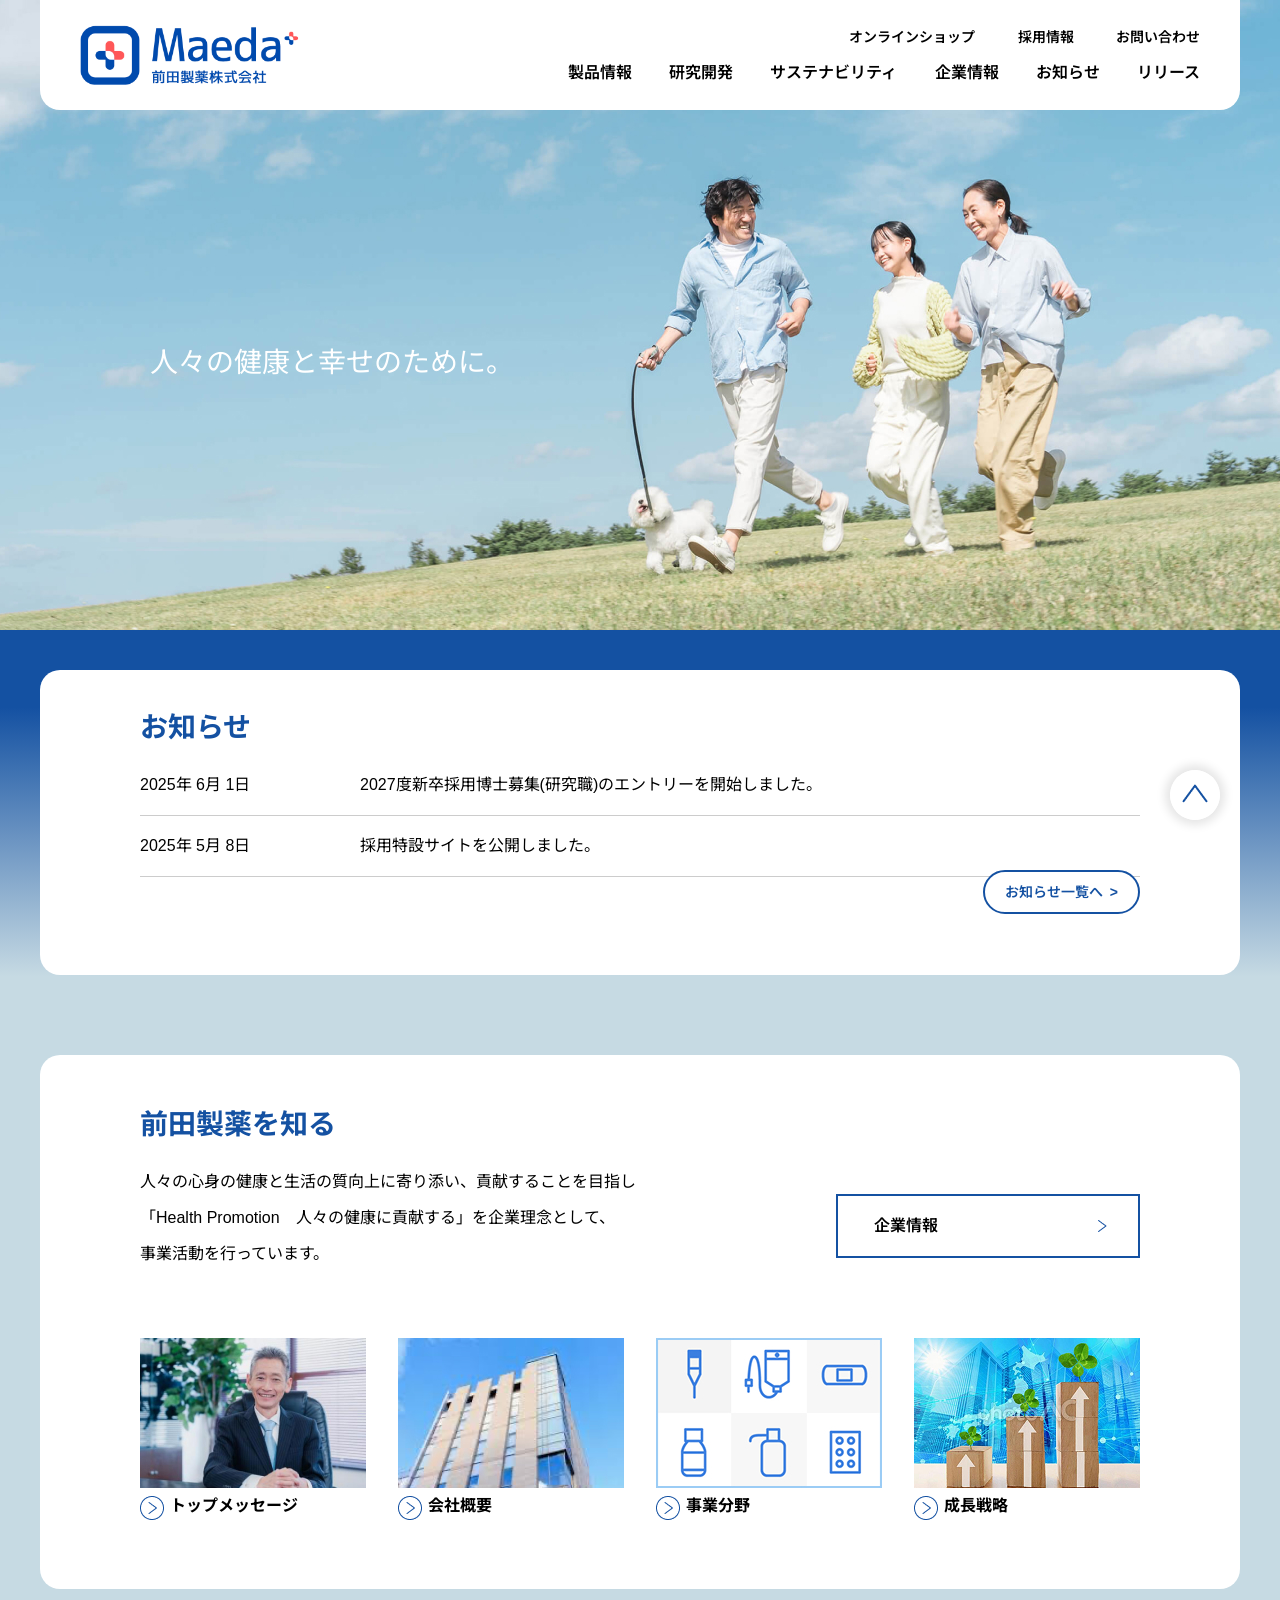
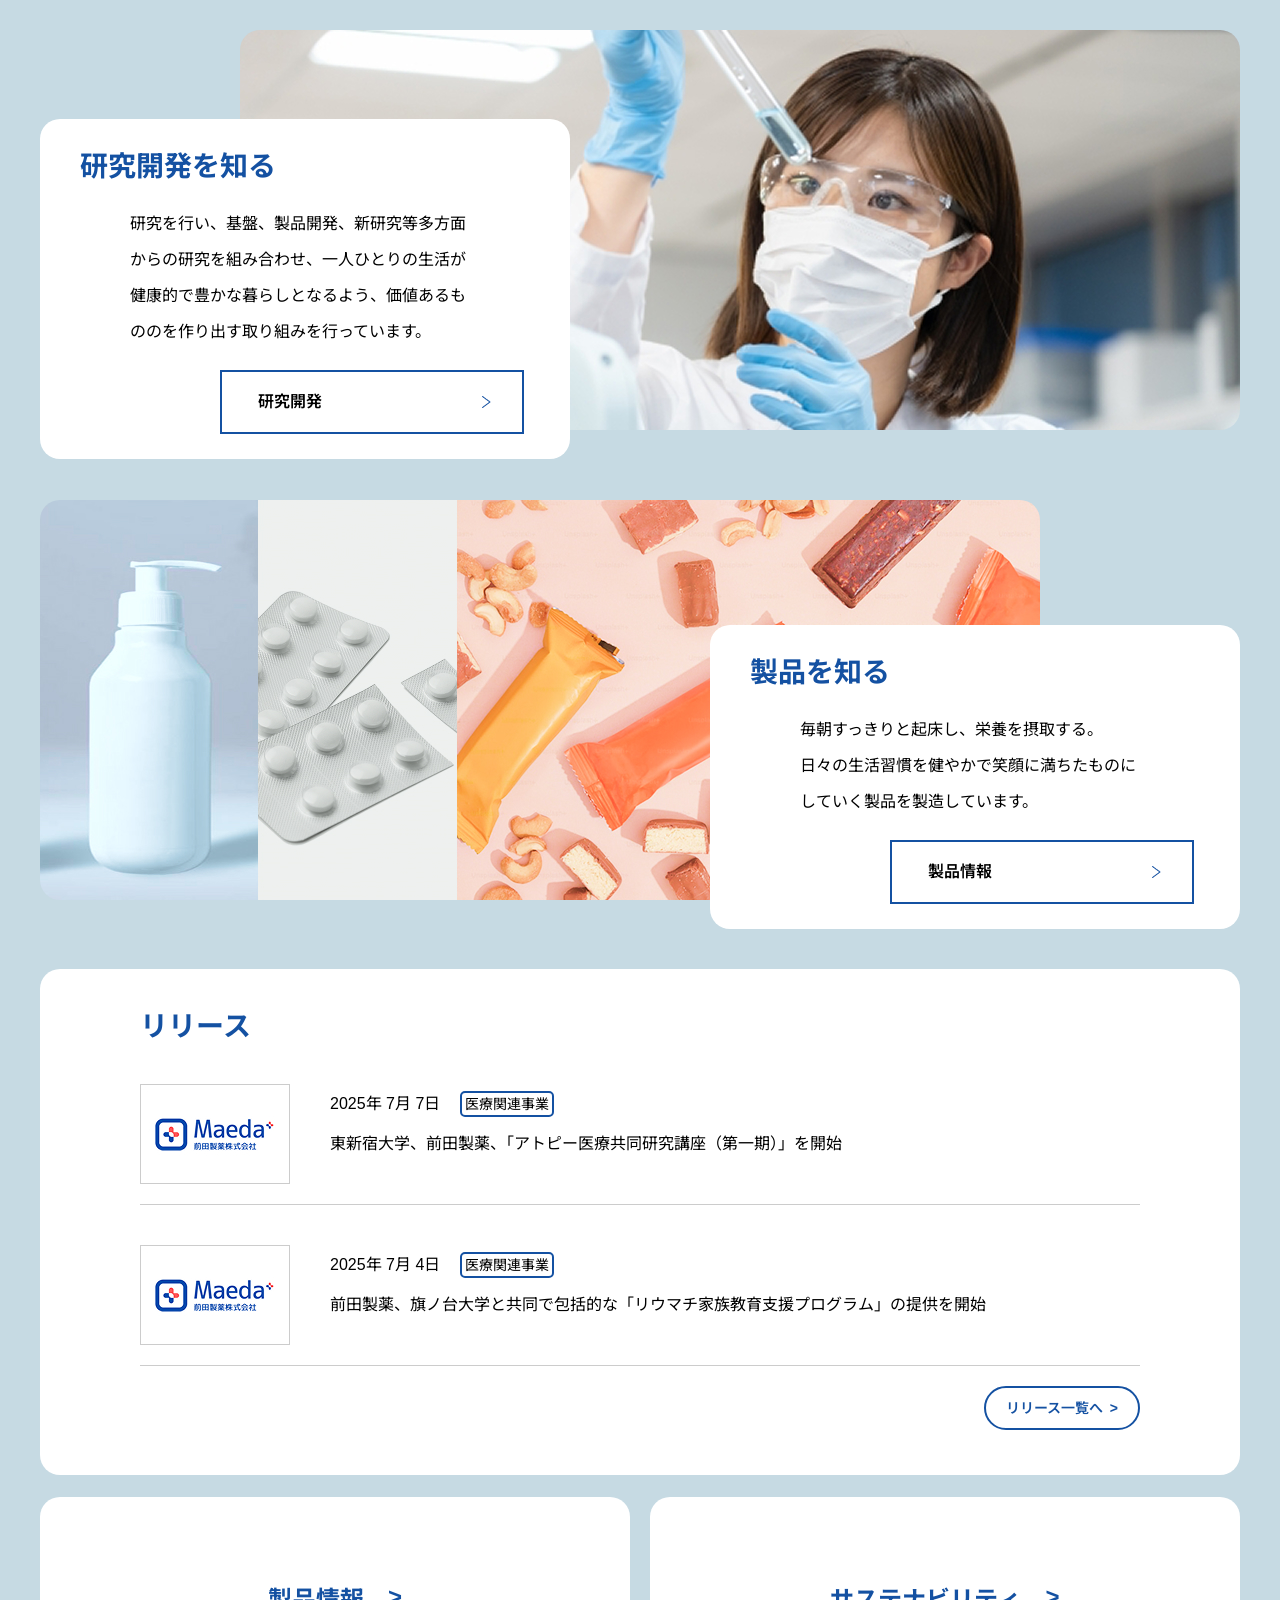
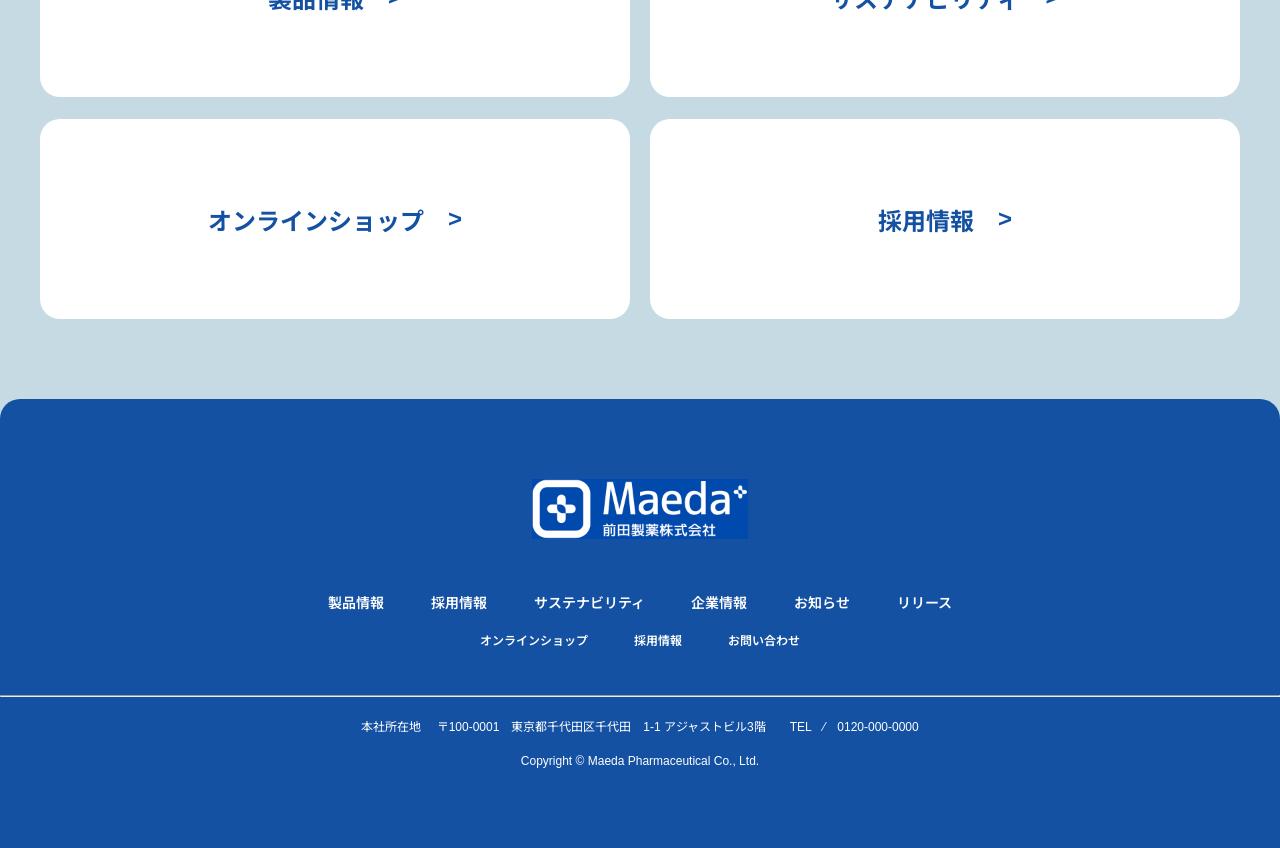
<file: index.html>
<!DOCTYPE html>
<html lang="ja">

<head>
  <meta charset="UTF-8">
  <meta name="viewport" content="width=device-width, initial-scale=1.0">
  <meta name="description"
    content="前田製薬は医薬品・臨床検査・医療機器・食料品・化粧品の製造、製造販売、販売、輸出入など、多岐にわたる事業で国内外の人々の健康な毎日に寄り添うヘルスケアカンパニーです。こちらの前田製薬の公式ホームページでは、前田製薬についての各種情報を公開しております。">
  <meta name="robots" content="noindex,nofollow">
  <link href="images/favicon.png" rel="icon">
  <link rel="preconnect" href="https://fonts.googleapis.com">
  <link rel="preconnect" href="https://fonts.gstatic.com" crossorigin>
  <link
    href="https://fonts.googleapis.com/css2?family=Noto+Sans+JP:wght@100..900&family=Noto+Serif+JP:wght@200..900&display=swap"
    rel="stylesheet">
  <link rel="stylesheet" href="css/reset.css">
  <link rel="stylesheet" href="css/style.css">
  <title>前田製薬</title>
</head>

<body>
  <div class="wrapper_index" id="return_top">
    <header>
      <h1><img src="images/logo.png" width="219px" height="60px" alt="前田製薬"></h1>
      <nav class="gnav">
        <div class="gnav_box">
          <ul class="gnav1">
            <li><a href="#x">オンラインショップ</a></li>
            <li><a href="#x">採用情報</a></li>
            <li><a href="contact.html">お問い合わせ</a></li>
          </ul>
          <ul class="gnav2">
            <li><a href="#x">製品情報</a></li>
            <li><a href="#x">研究開発</a></li>
            <li><a href="#x">サステナビリティ</a></li>
            <li><a href="company_info.html">企業情報</a></li>
            <li><a href="#x">お知らせ</a></li>
            <li><a href="#x">リリース</a></li>
          </ul>
        </div>
      </nav>
    </header>
    <div class="top_content">
      <p>人々の健康と幸せのために。</p>
    </div>
    <div class="info">
      <div class="info1">
        <div class="info_box clearfix">
          <h2>お知らせ</h2>
          <div class="info_box_inner">
            <dl>
              <div class="border">
                <dt><time datetime="0000-06-01">2025年&nbsp;6月&nbsp;1日</time></dt>
                <dd>2027度新卒採用博士募集(研究職)のエントリーを開始しました。</dd>
              </div>
              <div class="border">
                <dt><time datetime="0000-05-08">2025年&nbsp;5月&nbsp;8日</time></dt>
                <dd>採用特設サイトを公開しました。</dd>
              </div>
              <div class="border">
                <dt><time datetime="0000-04-30">2025年&nbsp;4月&nbsp;30日</time></dt>
                <dd>2025年度&emsp;第1四半期決算を発表しました</dd>
              </div>
              <div class="border">
                <dt><time datetime="0000-04-01">2025年&nbsp;4月&nbsp;1日</time></dt>
                <dd>コーポレートサイトを公開しました。</dd>
              </div>
            </dl>
          </div>
          <p><a href="#">お知らせ一覧へ&ensp;&gt;</a></p>
        </div>
      </div>
    </div>
    <div class="containar">
      <section class="about">
        <div class="about_box">
          <div class="about_guide">
            <h2>前田製薬を知る</h2>
            <p>
              人々の心身の健康と生活の質向上に寄り添い、貢献することを目指し<br>「Health Promotion&emsp;人々の健康に貢献する」を企業理念として、<br>事業活動を行っています。
            </p>
          </div>
          <ul class="btn">
            <li><a href="company_info.html">企業情報</a></li>
          </ul>
        </div>
        <div class="about_box">
          <div class="about_link">
            <p>
              <a href="#"><img src="images/president_sumnail.jpg" width="226px" height="150px" alt="トップメッセージ">
                <span>トップメッセージ</span></a>
            </p>
          </div>
          <div class="about_link">
            <p><a href="#"><img src="images/company_sumnail.jpg" width="226px" height="150px" alt="会社概要">
                <span>会社概要</span></a>
            </p>
          </div>
          <div class="about_link">
            <p>
              <a href="#"><img src="images/business_sumnail.jpg" width="226px" height="150px" alt="事業分野">
                <span>事業分野</span></a>
            </p>
          </div>
          <div class="about_link">
            <p>
              <a href="#"><img src="images/growth_sumnail.jpg" width="226px" height="150px"
                  alt="成長戦略"><span>成長戦略</span></a>
            </p>
          </div>
        </div>
      </section>
      <section class="development">
        <div class="development_case">
          <div class="development_inner"></div>
          <div class="development_box">
            <div class="development_guide">
              <h2>研究開発を知る</h2>
              <p>
                研究を行い、基盤、製品開発、新研究等多方面からの研究を組み合わせ、一人ひとりの生活が健康的で豊かな暮らしとなるよう、価値あるもののを作り出す取り組みを行っています。
              </p>

              <ul class="btn">
                <li><a href="#">研究開発</a></li>
              </ul>
            </div>
          </div>
        </div>
      </section>
      <section class="products">
        <div class="products_case">
          <div class="products_inner"></div>
          <div class="products_box">
            <div class="products_guide">
              <h2>製品を知る</h2>
              <p>
                毎朝すっきりと起床し、栄養を摂取する。<br>
                日々の生活習慣を健やかで笑顔に満ちたものにしていく製品を製造しています。
              </p>
            </div>
            <ul class="btn">
              <li><a href="#">製品情報</a></li>
            </ul>
          </div>
        </div>
      </section>
      <div class="info2">
        <div class="info_box clearfix">
          <h2>リリース</h2>
          <div class="release">
            <img src="images/release_img.jpg" width="150px" height="100px" alt="">
            <dl>
              <dt><time datetime="2025-07-07">2025年&nbsp;7月&nbsp;7日</time><span>医療関連事業</span></dt>
              <dd>東新宿大学、前田製薬、「アトピー医療共同研究講座（第一期）」を開始</dd>
            </dl>
          </div>
          <div class="release">
            <img src="images/release_img.jpg" width="150px" height="100px" alt="">
            <dl>
              <dt><time datetime="2025-07-04">2025年&nbsp;7月&nbsp;4日</time><span>医療関連事業</span></dt>
              <dd>前田製薬、旗ノ台大学と共同で包括的な「リウマチ家族教育支援プログラム」の提供を開始</dd>
            </dl>
          </div>
          <p><a href="#">リリース一覧へ&ensp;&gt;</a></p>
        </div>
      </div>
      <aside>
        <div class="link_btn">
          <p>
            <a href="#">製品情報<span>&emsp;&gt;</span></a>
          </p>
          <p>
            <a href="#">サステナビリティ<span>&emsp;&gt;</span></a>
          </p>
        </div>
        <div class="link_btn">
          <p>
            <a href="#">オンラインショップ<span>&emsp;&gt;</span></a>
          </p>
          <p><a href="#">採用情報<span>&emsp;&gt;</span></a>
          </p>
        </div>
      </aside>
    </div>
    <footer>
      <h2>
        <a href="index.html"><img src="images/logo_w.png" width="216px" height="60px" alt="前田製薬"></a>
      </h2>
      <div class="l_nav">

        <div class="local_nav_box">
          <nav class="local_nav2">
            <ul>
              <li><a href="#">製品情報</a></li>
              <li><a href="#">採用情報</a></li>
              <li><a href="#">サステナビリティ</a></li>
              <li><a href="#">企業情報</a></li>
              <li><a href="#">お知らせ</a></li>
              <li><a href="#">リリース</a></li>
            </ul>
          </nav>
        </div>
        <div class="local_nav_box">
          <nav class="local_nav1">
            <ul>
              <li><a href="#">オンラインショップ</a></li>
              <li><a href="#">採用情報</a></li>
              <li><a href="#">お問い合わせ</a></li>
            </ul>
          </nav>
        </div>
      </div>
      <hr>
      <address>
        本社所在地&emsp;
        〒100-0001&emsp;東京都千代田区千代田&emsp;1-1
        アジャストビル3階&emsp;&emsp;TEL&emsp;&frasl;&emsp;0120-000-0000
      </address>
      <small>Copyright&nbsp;&copy;&nbsp;Maeda Pharmaceutical Co., Ltd.</small>
      <p class="footer_return_top">
        <a href="#return_top">ページの上部に戻る</a>
      </p>
    </footer>
  </div>
</body>

</html>
</file>
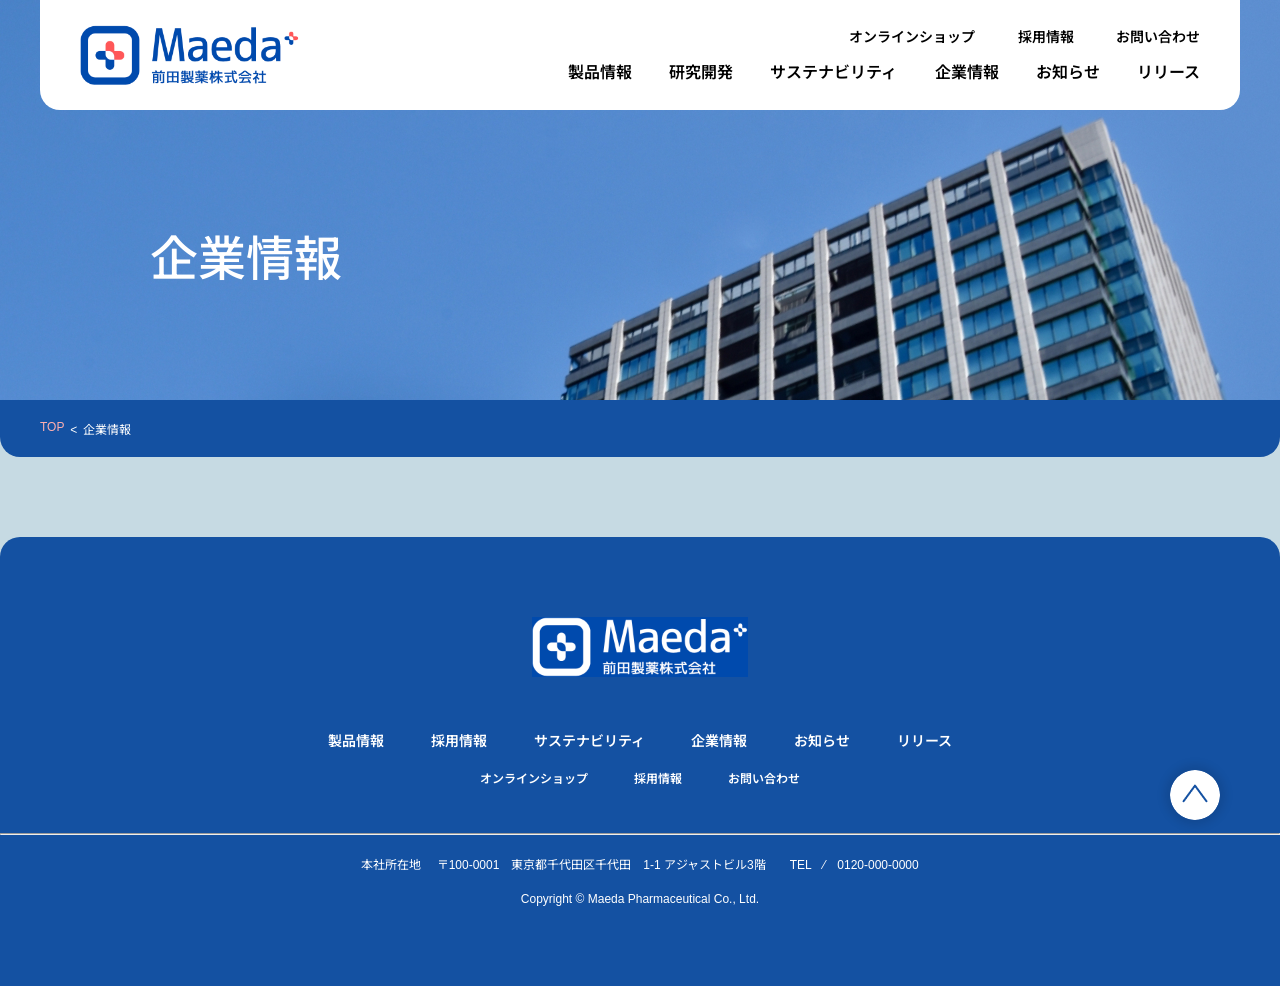
<file: base.html>
<!DOCTYPE html>
<html lang="ja">

<head>
  <meta charset="UTF-8">
  <meta name="viewport" content="width=device-width, initial-scale=1.0">
  <meta name="description" content="説明が入ります">
  <meta name="robots" content="noindex,nofollow">
  <link href="images/favicon.png" rel="icon">
  <link rel="preconnect" href="https://fonts.googleapis.com">
  <link rel="preconnect" href="https://fonts.gstatic.com" crossorigin>
  <link
    href="https://fonts.googleapis.com/css2?family=Noto+Sans+JP:wght@100..900&family=Noto+Serif+JP:wght@200..900&display=swap"
    rel="stylesheet">
  <link rel="stylesheet" href="css/reset.css">
  <link rel="stylesheet" href="css/style.css">
  <title>前田製薬</title>
</head>

<body>
  <div class="wrapper_philosophy">
    <header>
      <h1><a href="index.html"><img src="images/logo.png" width="219px" height="60px" alt="前田製薬"></a></h1>
      <nav class="gnav">
        <div class="gnav_box">
          <ul class="gnav1">
            <li><a href="#">オンラインショップ</a></li>
            <li><a href="#">採用情報</a></li>
            <li><a href="#">お問い合わせ</a></li>
          </ul>
          <ul class="gnav2">
            <li><a href="#X">製品情報</a></li>
            <li><a href="#X">研究開発</a></li>
            <li><a href="#X">サステナビリティ</a></li>
            <li><a href="philosophy.html">企業情報</a></li>
            <li><a href="#X">お知らせ</a></li>
            <li><a href="#X">リリース</a></li>
          </ul>
        </div>
      </nav>
    </header>
    <div class="top_content_base">
      <p>企業情報</p>
    </div>
    <ol>
      <li><a href="index.html">TOP&ensp;</a></li>
      <li>&lt;&ensp;企業情報</li>
    </ol>
    <footer>
      <h2>
        <a href="index.html"><img src="images/logo_w.png" width="216px" height="60px" alt="前田製薬"></a>
      </h2>
      <div class="l_nav">

        <div class="local_nav_box">
          <nav class="local_nav2">
            <ul>
              <li><a href="#">製品情報</a></li>
              <li><a href="#">採用情報</a></li>
              <li><a href="#">サステナビリティ</a></li>
              <li><a href="#">企業情報</a></li>
              <li><a href="#">お知らせ</a></li>
              <li><a href="#">リリース</a></li>
            </ul>
          </nav>
        </div>
        <div class="local_nav_box">
          <nav class="local_nav1">
            <ul>
              <li><a href="#">オンラインショップ</a></li>
              <li><a href="#">採用情報</a></li>
              <li><a href="#">お問い合わせ</a></li>
            </ul>
          </nav>
        </div>
      </div>
      <hr>
      <address>
        本社所在地&emsp;
        〒100-0001&emsp;東京都千代田区千代田&emsp;1-1
        アジャストビル3階&emsp;&emsp;TEL&emsp;&frasl;&emsp;0120-000-0000
      </address>
      <small>Copyright&nbsp;&copy;&nbsp;Maeda Pharmaceutical Co., Ltd.</small>
      <p class="footer_return_top">
        <a href="#x">ページの上部に戻る</a>
      </p>
    </footer>
  </div>
</body>

</html>
</file>
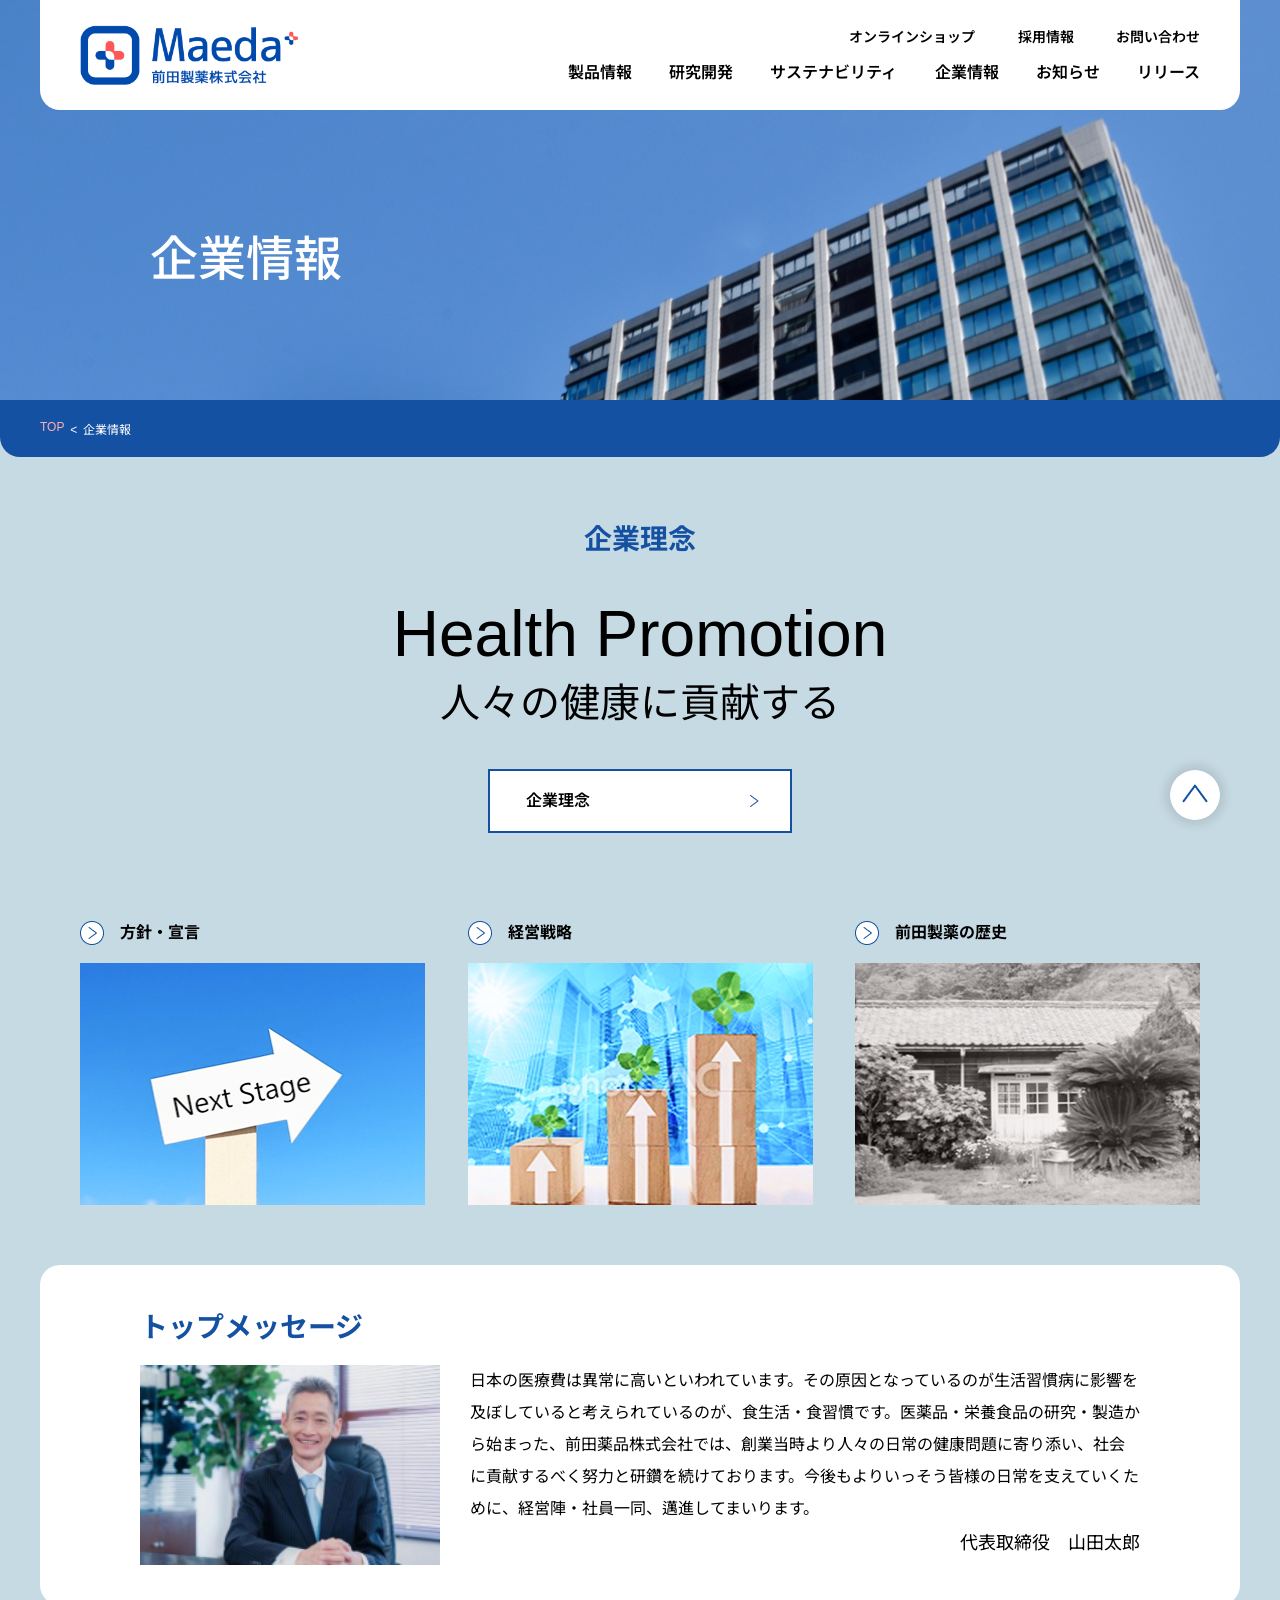
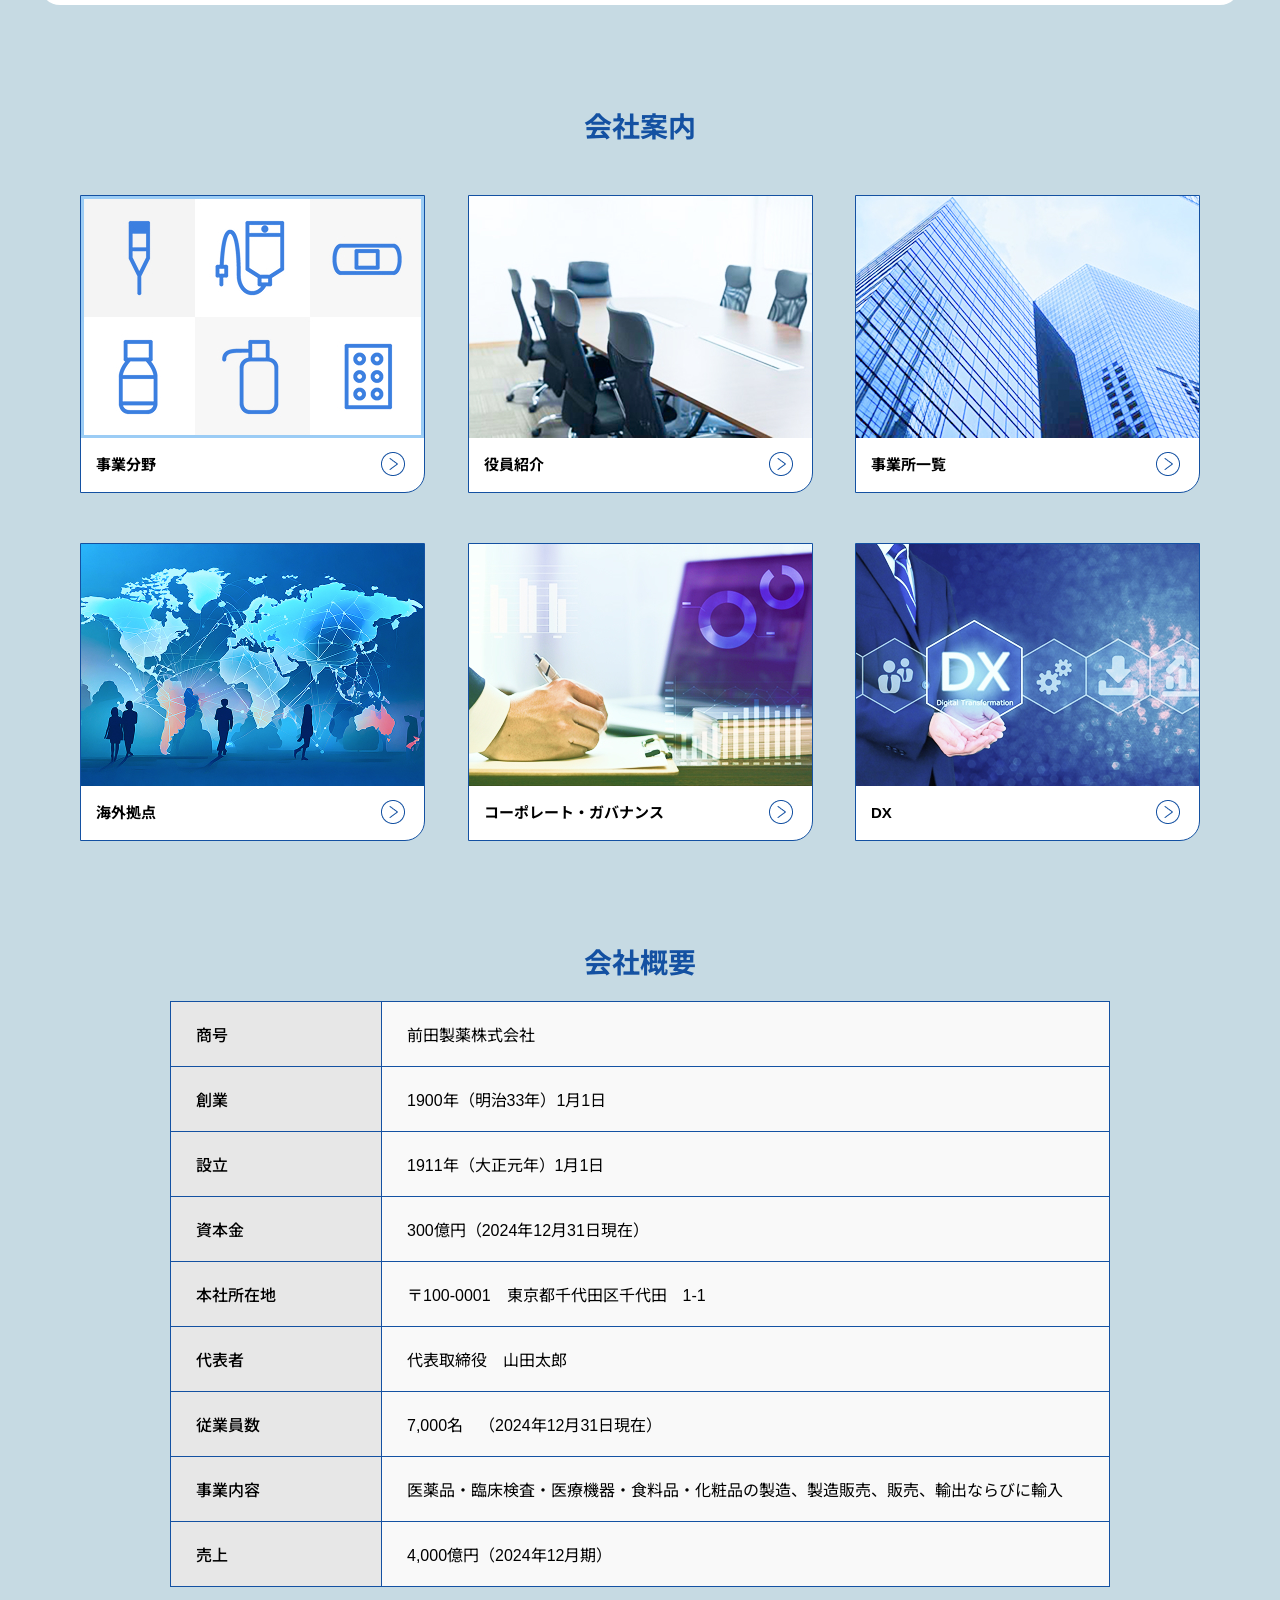
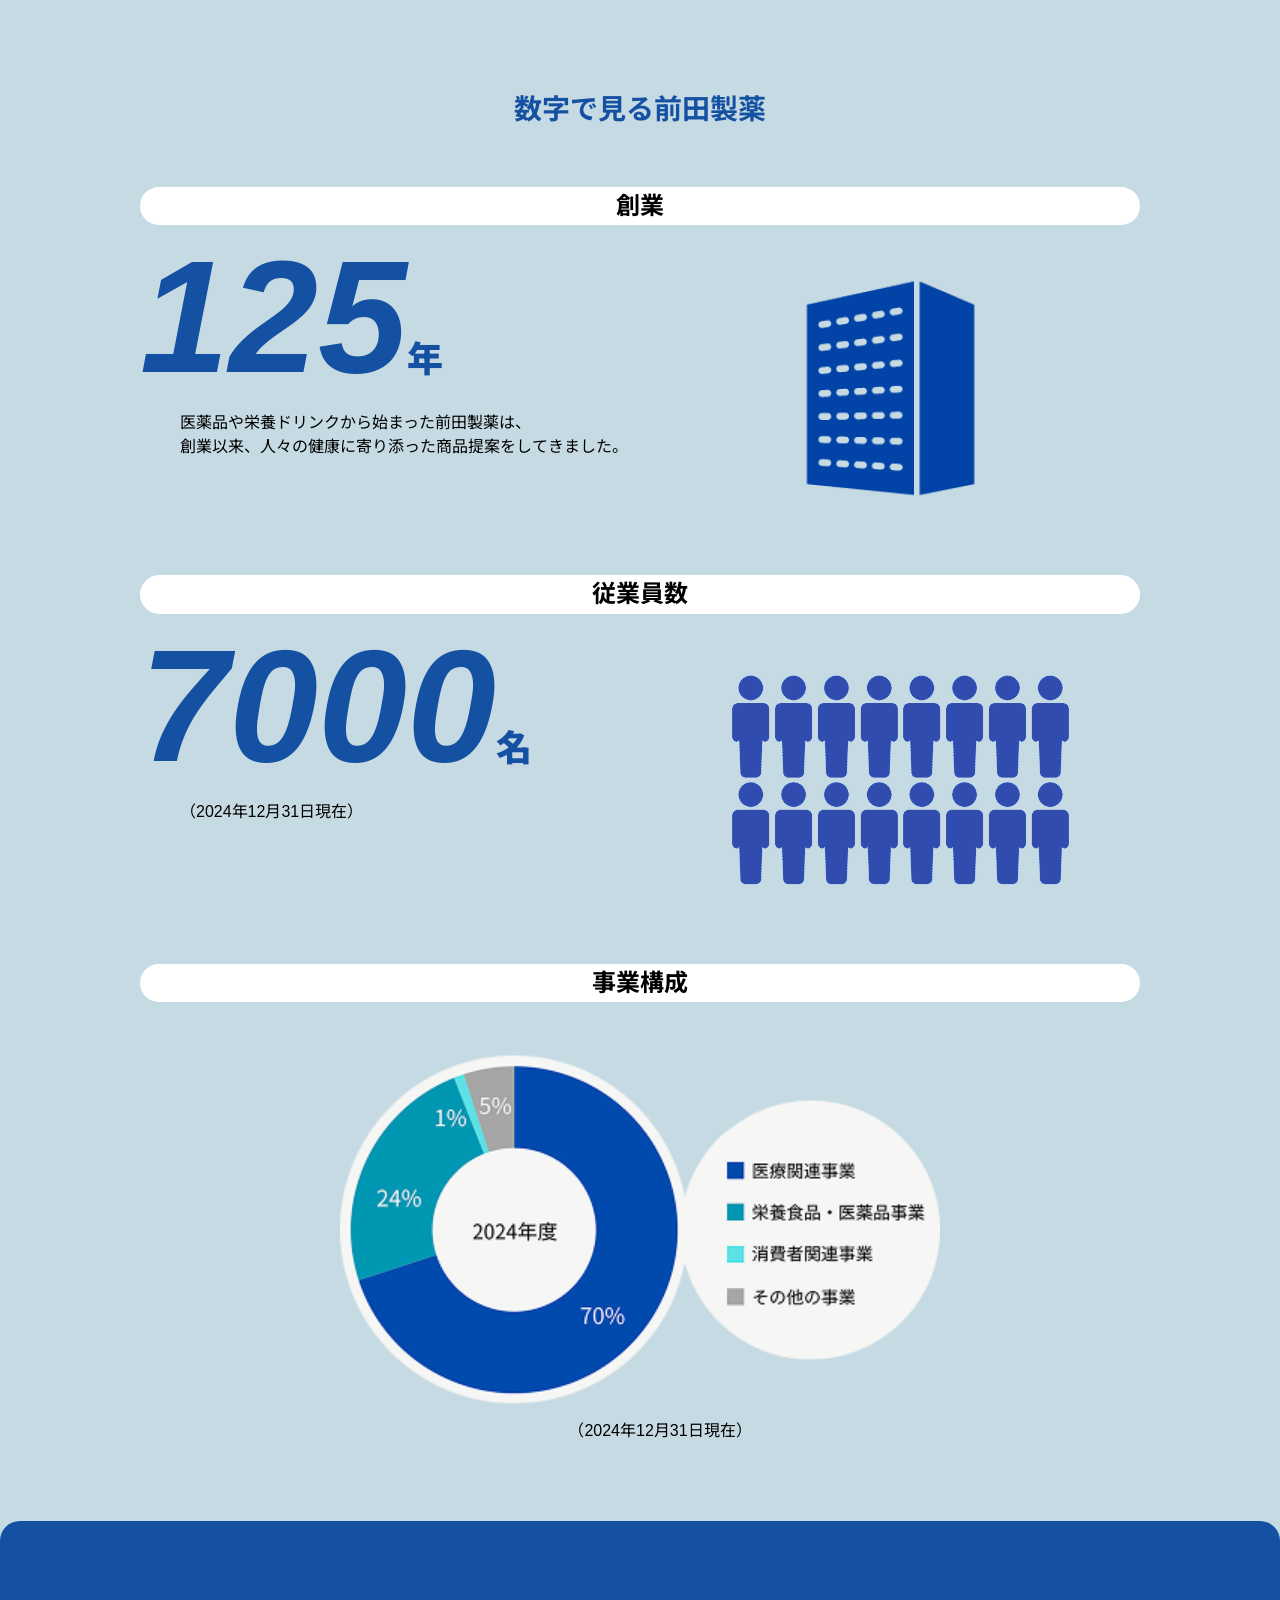
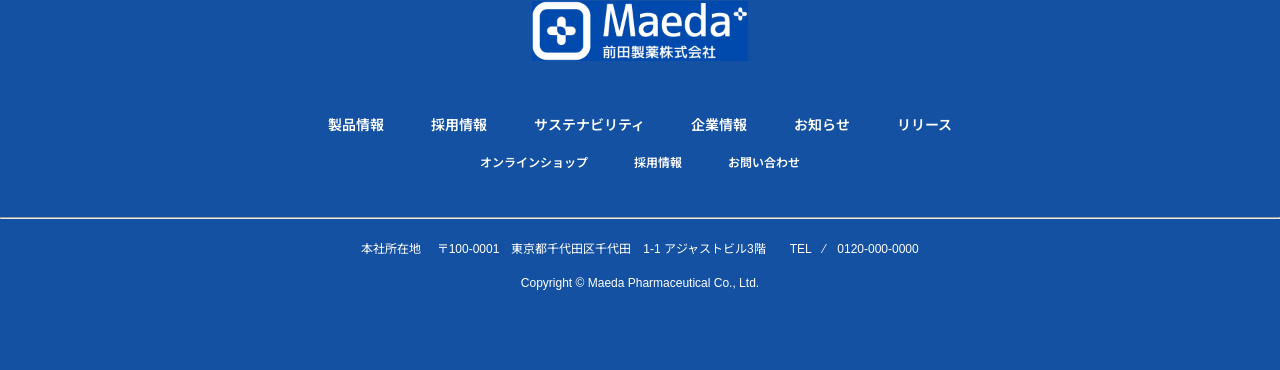
<file: company_info.html>
<!DOCTYPE html>
<html lang="ja">

<head>
  <meta charset="UTF-8">
  <meta name="viewport" content="width=device-width, initial-scale=1.0">
  <meta name="description"
    content="前田製薬の企業情報についてご紹介するページです。企業理念、トップメッセージ、会社概要などの前田製薬株式会社についての各種情報はこちらのページや、当ページのリンク先ページよりご覧ください。">
  <meta name="robots" content="noindex,nofollow">
  <link href="images/favicon.png" rel="icon">
  <link rel="preconnect" href="https://fonts.googleapis.com">
  <link rel="preconnect" href="https://fonts.gstatic.com" crossorigin>
  <link
    href="https://fonts.googleapis.com/css2?family=Noto+Sans+JP:wght@100..900&family=Noto+Serif+JP:wght@200..900&display=swap"
    rel="stylesheet">
  <link rel="stylesheet" href="css/reset.css">
  <link rel="stylesheet" href="css/style.css">
  <title>企業情報｜前田製薬</title>
</head>

<body>
  <div class="wrapper_philosophy" id="return_top">
    <header>
      <h1><a href="index.html"><img src="images/logo.png" width="219px" height="60px" alt="前田製薬"></a></h1>
      <nav class="gnav">
        <div class="gnav_box">
          <ul class="gnav1">
            <li><a href="#x">オンラインショップ</a></li>
            <li><a href="#x">採用情報</a></li>
            <li><a href="contact.html">お問い合わせ</a></li>
          </ul>
          <ul class="gnav2">
            <li><a href="#X">製品情報</a></li>
            <li><a href="#X">研究開発</a></li>
            <li><a href="#X">サステナビリティ</a></li>
            <li><a href="company_info.html">企業情報</a></li>
            <li><a href="#X">お知らせ</a></li>
            <li><a href="#X">リリース</a></li>
          </ul>
        </div>
      </nav>
    </header>
    <div class="top_content_base">
      <p>企業情報</p>
    </div>
    <ol>
      <li><a href="index.html">TOP&ensp;</a></li>
      <li>&lt;&ensp;企業情報</li>
    </ol>
    <div class="containar">
      <section class="philosophy">
        <div class="philosophy_box">
          <div class="philosophy_guide">
            <h2>企業理念</h2>
            <p><span class="philosophy_text">Health Promotion</span><br>
              <span class="philosophy_text2">人々の健康に貢献する</span>
            </p>
          </div>
          <ul class="btn">
            <li><a href="#">企業理念</a></li>
          </ul>
        </div>

        <div class="philosophy_box2">
          <div class="philosophy_link">
            <p>
              <a href="#"><span>方針・宣言</span><img src="images/policy_li1.jpg" width="345px" height="242px"
                  alt="方針・宣言についての情報はこちらのリンクからご覧ください。">
              </a>
            </p>
          </div>
          <div class="philosophy_link">
            <p><a href="#"><span>経営戦略</span><img src="images/growth_li2.jpg" width="345px" height="242px"
                  alt="会社概要の情報はこちらのリンクからご覧ください。">
              </a>
            </p>
          </div>
          <div class="philosophy_link">
            <p>
              <a href="#"><span>前田製薬の歴史</span><img src="images/history_li3.jpg" width="345px" height="242px"
                  alt="事業分野についての情報はこちらのリンクからご覧ください。">
              </a>
            </p>
          </div>
        </div>
      </section>
      <section class="president">
        <div class="president_box">
          <h2>トップメッセージ</h2>
          <div class="president_guide clearfix">
            <img src="images/president_sumnail.jpg" width="300px" height="200px" alt="代表取締役 山田太郎">
            <p>
              日本の医療費は異常に高いといわれています。その原因となっているのが生活習慣病に影響を及ぼしていると考えられているのが、食生活・食習慣です。医薬品・栄養食品の研究・製造から始まった、前田薬品株式会社では、創業当時より人々の日常の健康問題に寄り添い、社会に貢献するべく努力と研鑽を続けております。今後もよりいっそう皆様の日常を支えていくために、経営陣・社員一同、邁進してまいります。
              <br>
              <span>代表取締役&emsp;山田太郎</span>
            </p>
          </div>
        </div>
      </section>
      <section class="company">
        <h2>会社案内</h2>
        <div class="company_guide">
          <div class="company_box">
            <div class="company_link">
              <p>
                <a href="#"><img src="images/business_field.jpg" width="343px" height="242px"
                    alt="事業分野についての情報はこちらのリンクからご覧ください。">
                  <span>事業分野</span></a>
              </p>
            </div>
            <div class="company_link">
              <p><a href="#"><img src="images/board_member.jpg" width="343px" height="242px"
                    alt="役員紹介はこちらのリンクからご覧ください。">
                  <span>役員紹介</span></a>
              </p>
            </div>
            <div class="company_link">
              <p>
                <a href="#"><img src="images/group.jpg" width="343px" height="242px"
                    alt="事業所一覧についての情報はこちらのリンクからご覧ください。">
                  <span>事業所一覧</span></a>
              </p>
            </div>
          </div>
        </div>
        <div class="company_guide">
          <div class="company_box">
            <div class="company_link">
              <p>
                <a href="#"><img src="images/overseas.jpg" width="343px" height="242px" alt="海外拠点についてはこちらのリンクからご覧ください。">
                  <span>海外拠点</span></a>
              </p>
            </div>
            <div class="company_link">
              <p><a href="#"><img src="images/governance.jpg" width="343px" height="242px"
                    alt="コーポレート・ガバナンスについての情報はこちらのリンクからご覧ください。">
                  <span>コーポレート・ガバナンス</span></a>
              </p>
            </div>
            <div class="company_link">
              <p>
                <a href="#"><img src="images/dx.jpg" width="343px" height="242px" alt="DXについての情報はこちらのリンクからご覧ください。">
                  <span>DX</span></a>
              </p>
            </div>

          </div>
        </div>
      </section>
      <section class="overview">
        <div class="overview_box">
          <h2>会社概要</h2>
          <table>
            <tr>
              <th>商号</th>
              <td>前田製薬株式会社</td>
            </tr>
            <tr>
              <th>創業</th>
              <td>1900年（明治33年）1月1日</td>
            </tr>
            <tr>
              <th>設立</th>
              <td>1911年（大正元年）1月1日</td>
            </tr>
            <tr>
              <th>資本金</th>
              <td>300億円（2024年12月31日現在）</td>
            </tr>
            <tr>
              <th>本社所在地</th>
              <td>〒100-0001&emsp;東京都千代田区千代田&emsp;1-1</td>
            </tr>
            <tr>
              <th>代表者</th>
              <td>代表取締役&emsp;山田太郎</td>
            </tr>
            <tr>
              <th>従業員数</th>
              <td>7,000名&emsp;（2024年12月31日現在）</td>
            </tr>
            <tr>
              <th>事業内容</th>
              <td>医薬品・臨床検査・医療機器・食料品・化粧品の製造、製造販売、販売、輸出ならびに輸入</td>
            </tr>
            <tr>
              <th>売上</th>
              <td>4,000億円（2024年12月期）</td>
            </tr>
          </table>
        </div>
      </section>
      <section class="numbers">
        <div class="numbers_box">
          <h2>数字で見る前田製薬</h2>
          <div class="established">
            <h3>創業</h3>
            <div class="numbers_inner">
              <div class="numbers_inner_box">
                <p class="lar_t"><span>125</span>年</p>
                <p class="mid_t">医薬品や栄養ドリンクから始まった前田製薬は、<br>
                  創業以来、人々の健康に寄り添った商品提案をしてきました。
                </p>
              </div>
              <img src="images/establishment_illust.png" width="400px" height="250px" alt="">
            </div>
          </div>
          <div class="established">
            <h3>従業員数</h3>
            <div class="numbers_inner">
              <div class="numbers_inner_box">
                <p class="lar_t"><span>7000</span>名</p>
                <p class="mid_t">（2024年12月31日現在）</p>
              </div>
              <img src="images/employees.png" width="400px" height="250px" alt="">
            </div>
          </div>
        </div>
        <div>
          <h3>事業構成</h3>
          <div class="numbers_inner_center">
            <img src="images/grapf.png" width="600px" height="375px"
              alt="前田製薬株式会社の事業構成は、医療関連事業が70%、栄養食品および医療品事業が24%、消費者関連事業1%、その他事業が5%となっています。2024年12月31日現在の情報です。">
            <p class="mid_t">（2024年12月31日現在）</p>
          </div>
        </div>
      </section>
    </div>

    <footer>
      <h2>
        <a href="index.html"><img src="images/logo_w.png" width="216px" height="60px" alt="前田製薬"></a>
      </h2>
      <div class="l_nav">

        <div class="local_nav_box">
          <nav class="local_nav2">
            <ul>
              <li><a href="#">製品情報</a></li>
              <li><a href="#">採用情報</a></li>
              <li><a href="#">サステナビリティ</a></li>
              <li><a href="#">企業情報</a></li>
              <li><a href="#">お知らせ</a></li>
              <li><a href="#">リリース</a></li>
            </ul>
          </nav>
        </div>
        <div class="local_nav_box">
          <nav class="local_nav1">
            <ul>
              <li><a href="#">オンラインショップ</a></li>
              <li><a href="#">採用情報</a></li>
              <li><a href="#">お問い合わせ</a></li>
            </ul>
          </nav>
        </div>
      </div>
      <hr>
      <address>
        本社所在地&emsp;
        〒100-0001&emsp;東京都千代田区千代田&emsp;1-1
        アジャストビル3階&emsp;&emsp;TEL&emsp;&frasl;&emsp;0120-000-0000
      </address>
      <small>Copyright&nbsp;&copy;&nbsp;Maeda Pharmaceutical Co., Ltd.</small>
      <p class="footer_return_top">
        <a href="#return_top">ページの上部に戻る</a>
      </p>
    </footer>
  </div>
</body>

</html>
</file>
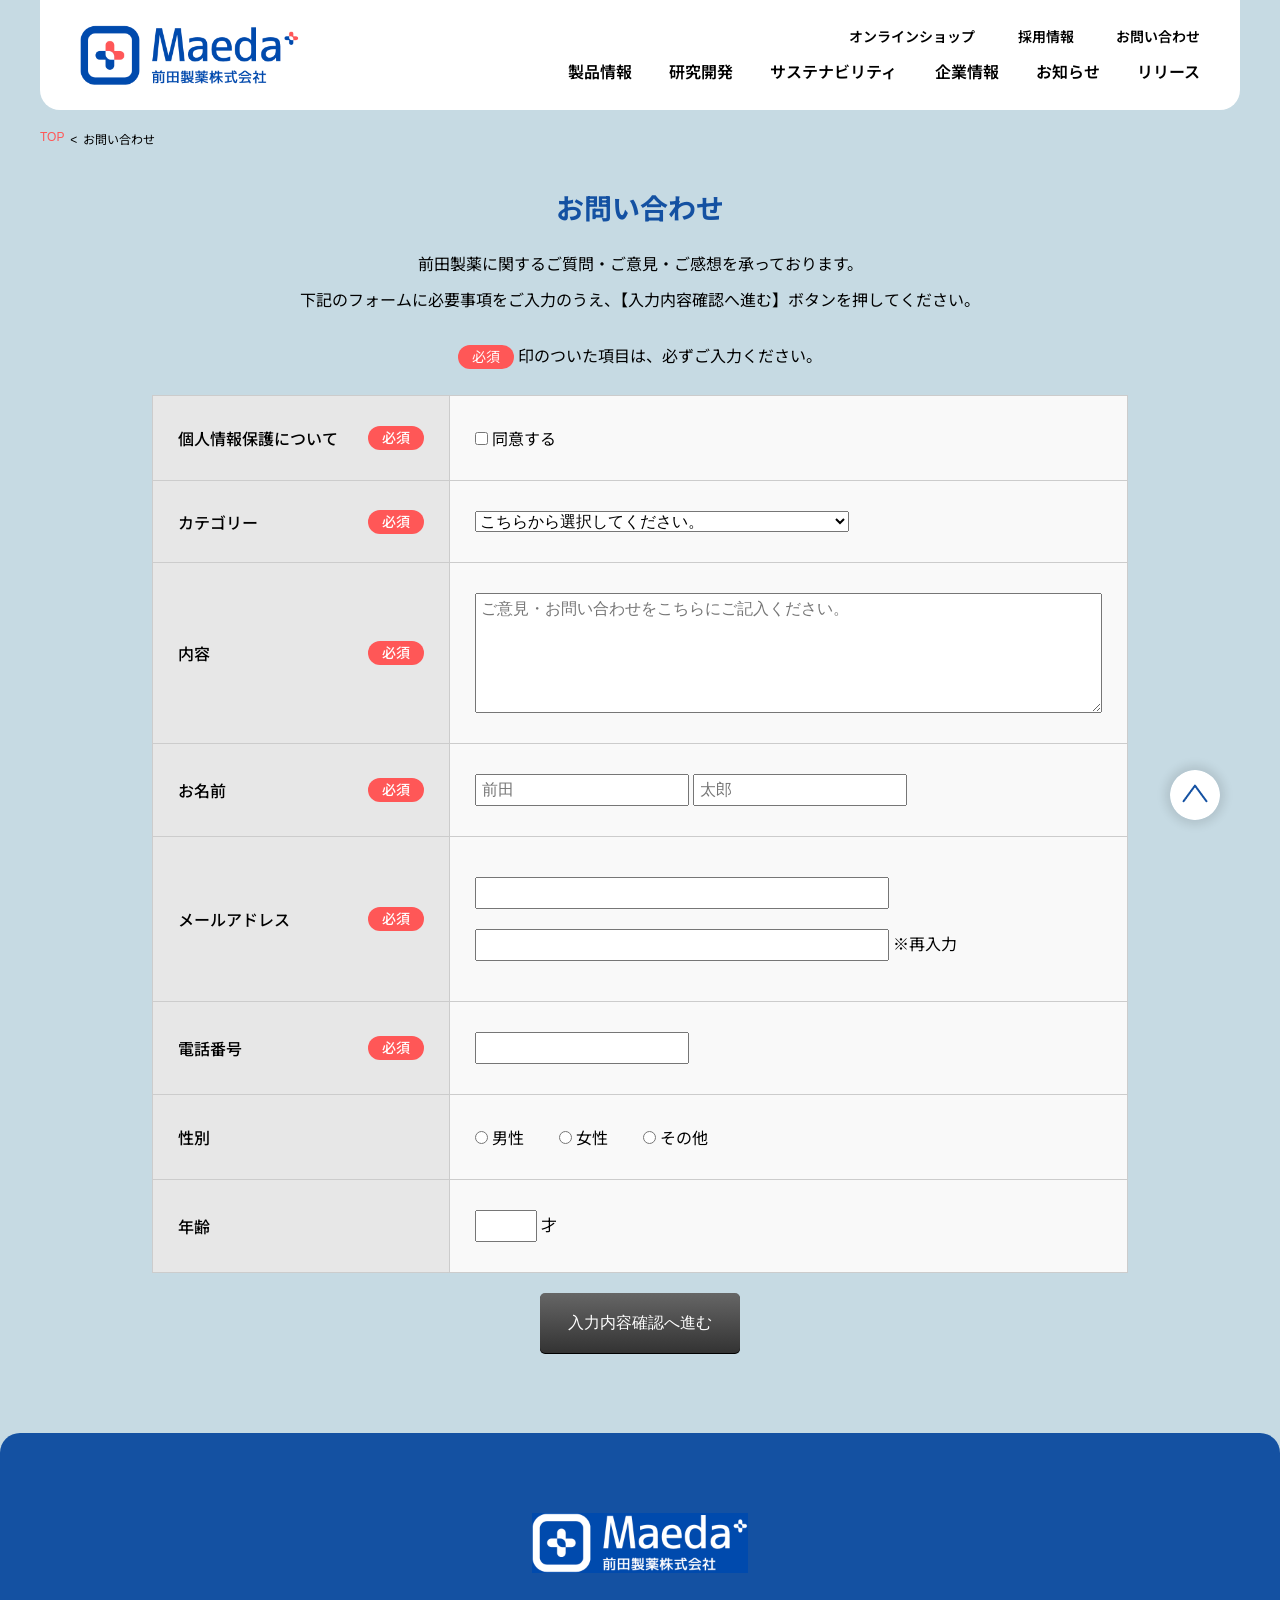
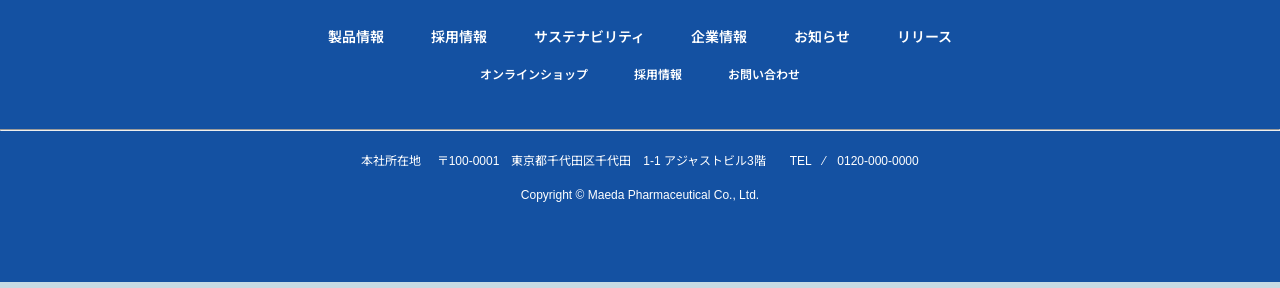
<file: contact.html>
<!DOCTYPE html>
<html lang="ja">

<head>
  <meta charset="UTF-8">
  <meta name="viewport" content="width=device-width, initial-scale=1.0">
  <meta name="description" content="前田製薬の企業公式サイト、「お問い合わせ」のページです。ご質問や、ご意見、ご感想をこちらのページのお問い合わせフォームより承っております。">
  <meta name="robots" content="noindex,nofollow">
  <link href="images/favicon.png" rel="icon">
  <link rel="preconnect" href="https://fonts.googleapis.com">
  <link rel="preconnect" href="https://fonts.gstatic.com" crossorigin>
  <link
    href="https://fonts.googleapis.com/css2?family=Noto+Sans+JP:wght@100..900&family=Noto+Serif+JP:wght@200..900&display=swap"
    rel="stylesheet">
  <link rel="stylesheet" href="css/reset.css">
  <link rel="stylesheet" href="css/style.css">
  <title>前田製薬</title>
</head>

<body>
  <div class="wrapper_contact" id="return_top">
    <header class="contact_header">
      <h1><a href="index.html"><img src="images/logo.png" width="219px" height="60px" alt="前田製薬"></a></h1>
      <nav class="gnav">
        <div class="gnav_box">
          <ul class="gnav1">
            <li><a href="#">オンラインショップ</a></li>
            <li><a href="#">採用情報</a></li>
            <li><a href="contact.html">お問い合わせ</a></li>
          </ul>
          <ul class="gnav2">
            <li><a href="#X">製品情報</a></li>
            <li><a href="#X">研究開発</a></li>
            <li><a href="#X">サステナビリティ</a></li>
            <li><a href="company_info.html">企業情報</a></li>
            <li><a href="#X">お知らせ</a></li>
            <li><a href="#X">リリース</a></li>
          </ul>
        </div>
      </nav>
    </header>
  </div>
  <div class="wrapper">
    <ol>
      <li><a href="index.html">TOP&ensp;</a></li>
      <li>&lt;&ensp;お問い合わせ</li>
    </ol>
    <div class="containar">
      <section class="contact">
        <div class="contact_box">
          <h2>お問い合わせ</h2>
          <div class="contact_guide">
            <p>前田製薬に関するご質問・ご意見・ご感想を承っております。<br>
              下記のフォームに必要事項をご入力のうえ、【入力内容確認へ進む】ボタンを押してください。</p>
            <p><span class="item_equired">必須</span>&nbsp;印のついた項目は、必ずご入力ください。</p>
          </div>
          <form method="post" action="sample.cgi">
            <table>
              <tr>
                <th><label for="privacy">
                    <p class="item">個人情報保護について</p>
                    <p class="item_equired">必須</p>
                  </label>
                </th>
                <td>
                  <input type="checkbox" name="privacy" value="Yes" id="privacy" required>
                  <label for="privacy">同意する</label>
                </td>
              </tr>
              <tr>
                <th><label for="category">
                    <p class="item">カテゴリー</p>
                    <p class="item_equired">必須</p>
                  </label>
                </th>
                <td>
                  <select name="category" required>
                    <option>こちらから選択してください。</option>
                    <option value="company">会社に関するお問い合わせ</option>
                    <option value="food_drink">飲料・サプリメント・食品に関するお問い合わせ</option>
                    <option value="medical">医療用医薬品に関するお問い合わせ</option>
                    <option value="cosme">化粧品・医薬部外品等に関するお問い合わせ</option>
                    <option value="reagent">研究用試薬に関するお問い合食わせ</option>
                  </select>
                </td>
              </tr>
              <tr>
                <th>
                  <label for="message">
                    <p class="item">内容</p>
                    <p class="item_equired">必須</p>
                  </label>
                </th>
                <td>
                  <textarea name="message" id="message" cols="60" rows="6" placeholder="ご意見・お問い合わせをこちらにご記入ください。"
                    required></textarea>
                </td>
              </tr>
              <tr>
                <th><label for="name">
                    <p class="item">お名前</p>
                    <p class="item_equired">必須</p>
                  </label>
                </th>
                <td>
                  <input type="text" name="name" id="name" placeholder="前田" required>
                  <input type="text" name="name" placeholder="太郎" required>
                </td>
              </tr>
              <tr>
                <th>
                  <label for="mail">
                    <p class="item">メールアドレス</p>
                    <p class="item_equired">必須</p>
                  </label>
                </th>
                <td>
                  <input type="email" name="mail" id="mail" required><br>
                  <input type="email" name="re_mail" required><span>&nbsp※再入力</span>
                </td>
              </tr>
              <tr>
                <th><label for="tel">
                    <p class="item">電話番号</p>
                    <p class="item_equired">必須</p>
                  </label>
                </th>
                <td>
                  <input type="tel" name="tel" id="tel" required>
                </td>
              </tr>
              <tr>
                <th>性別</th>
                <td class="gender">
                  <label for="man"><input type="radio" name="gender" id="man">
                    男性</label>
                  <label for="woman"><input type="radio" name="gender" id="woman">
                    女性</label>
                  <label for="other"><input type="radio" name="other" id="other">
                    その他</label>
                </td>
              </tr>
              <tr>
                <th><label for="age">年齢</label></th>
                <td>
                  <input type="text" name="age" id="age">&nbsp才
                </td>
              </tr>
              <!-- <tr>
              <th>カタログ・資料送付</th>
              <td>

              </td>
            </tr>

              <tr>
              <td colspan="2"></td>
              <td>

              </td>

              </tr> -->
            </table>
            <div class="submit">
              <button type="submit"><span>入力内容確認へ進む</span></button>
            </div>
          </form>
        </div>
      </section>



    </div>
    <footer>
      <h2>
        <a href="index.html"><img src="images/logo_w.png" width="216px" height="60px" alt="前田製薬"></a>
      </h2>
      <div class="l_nav">
        <div class="local_nav_box">
          <nav class="local_nav2">
            <ul>
              <li><a href="#">製品情報</a></li>
              <li><a href="#">採用情報</a></li>
              <li><a href="#">サステナビリティ</a></li>
              <li><a href="#">企業情報</a></li>
              <li><a href="#">お知らせ</a></li>
              <li><a href="#">リリース</a></li>
            </ul>
          </nav>
        </div>
        <div class="local_nav_box">
          <nav class="local_nav1">
            <ul>
              <li><a href="#">オンラインショップ</a></li>
              <li><a href="#">採用情報</a></li>
              <li><a href="#">お問い合わせ</a></li>
            </ul>
          </nav>
        </div>
      </div>
      <hr>
      <address>
        本社所在地&emsp;
        〒100-0001&emsp;東京都千代田区千代田&emsp;1-1
        アジャストビル3階&emsp;&emsp;TEL&emsp;&frasl;&emsp;0120-000-0000
      </address>
      <small>Copyright&nbsp;&copy;&nbsp;Maeda Pharmaceutical Co., Ltd.</small>
      <p class="footer_return_top">
        <a href="#return_top">ページの上部に戻る</a>
      </p>
    </footer>
  </div>
</body>

</html>
</file>
<file: css/style.css>
@charset "UTF-8";

/* ------------------------------
base .html
------------------------------*/
body {
  background-color: #C6DAE3;
  /* background: linear-gradient(to top,#C6DAE3,#88c0db); */
  font-family: "メイリオ", Meiryo, "ＭＳ Ｐゴシック", "MS PGothic", "ヒラギノ角ゴ Pro W3", "Hiragino Kaku Gothic Pro", Osaka, sans-serif, "Noto Sans JP";
}

html {
  font-size: 62.5%;
}

.wrapper_index {
  margin: 0 auto;
  width: 1280px;
  background-image: url(../images/visual_light.jpg);
  background-repeat: no-repeat;
}

/* .top_content - index */
.top_content {
  height: 520px;
  position: relative;
}

.top_content p {
  color: #fff;
  font-size: 28px;
  position: absolute;
  left: 150px;
  top: 230px;
}

header {
  margin: 0 auto;
  width: 1120px;
  background-color: #fff;
  display: flex;
  justify-content: space-between;
  padding: 25px 40px;
  border-radius: 0 0 20px 20px;
  position: sticky;
  top: 0;
  z-index: 1;
}

/* other MV */
.top_content_base {
  height: 290px;
  position: relative;
}

.top_content_base p {
  color: #fff;
  font-size: 48px;
  font-weight: 500;
  position: absolute;
  left: 150px;
  top: 110px;
}

nav.gnav {
  height: 60px;
  width: 632px;
}

nav.gnav .gnav_box {
  height: 60px;
}

nav.gnav .gnav_box ul.gnav2 {
  width: 100%;
  line-height: 28px;
  display: flex;
  justify-content: space-between;
  font-size: 16px;
}

nav.gnav .gnav_box ul.gnav1 {
  width: 351px;
  line-height: 24px;
  display: flex;
  justify-content: space-between;
  font-size: 14px;
  margin-bottom: 10px;
  padding-left: 281px;
}

ul li a {
  text-decoration: none;
  color: #000;
  font-weight: 600;
}

ul.gnav1 li a:hover {
  color: #1451A2;
}

ul.gnav2 li a:hover {
  color: #FF5757;
}

ol {
  display: flex;
  justify-content: flex-start;
  color: #fff;
  font-size: 12px;
  padding: 20px 0 20px 40px;
  background-color: #1451A2;
  border-radius: 0 0 20px 20px;
}

ol li a {
  text-decoration: none;
  color: #ffb0b0;
}

/*
footer
------------------------------*/
footer {
  padding: 80px 0;
  background-color: #1451A2;
  text-align: center;
  margin-top: 80px;
  border-radius: 20px 20px 0 0;
  width: 1280px;
}

.footer_return_top a {
background-size: 50px 50px;
background-image: url(../images/return_top.png);
background-repeat: no-repeat;
width: 50px;
height: 50px;
position: fixed;
right: 60px;
bottom: 80px;
text-indent: -9999px;
border-radius: 50%;
box-shadow: 0 0 10px 5px rgba(9, 9, 9, 0.1);
}

.footer_return_top a:hover {
  background-image: url(../images/return_top_hover.png);
}

.l_nav {
  margin-top: 50px;
}

.local_nav_box {
  margin-top: 10px;
}

.local_nav1 {
  width: 360px;
  display: inline-block;
}

.local_nav2 {
  width: 664px;
  display: inline-block;
}

.local_nav1 ul, .local_nav2 ul {
  display: flex;
  justify-content: space-between;
}

.local_nav1 ul li a, .local_nav2 ul li a {
  text-decoration: none;
  color: #fff;
  padding: 0 20px;
  line-height: 28px;
}

.local_nav1 ul li a {
  font-size: 12px;
}

.local_nav2 ul li a {
  font-size: 14px;
}

.local_nav1 ul li a:hover, .local_nav2 ul li a:hover {
  color: #ff8080;
}

hr {
  margin-top: 40px;
}

address {
  font-size: 12px;
  color: #fff;
  margin: 20px 0;
}

small {
  color: #fff;
  font-size: 12px;
  margin: 30px 0;
}

/* ------------------------------
index 
------------------------------*/
/*
.containar
------------------------------*/

.containar {
  margin: 0 40px;
  padding-top: 20px;
}

.containar ul li a {
  font-size: 16px;
  text-decoration: none;
  color: #000;
}

.info1 {
  margin: 0 auto;
  border-radius: 20px;
  width: 1120px;
  padding: 25px 40px;
  background-color: #fff;
}

.info_box_inner {
  height: 131px;
  width: 1120px;
  background-color: #fff;
  overflow-y: auto;
  position: relative;
  margin-top: 10px;
}

.info {
  background: linear-gradient(to top, #C6DAE3 10%, #1451A2 80%);
  width: 1280px;
  padding: 40px 0;
}

.info2 {
  border-radius: 20px;
  width: 1120px;
  padding: 25px 40px;
  margin-top: 40px;
  background-color: #fff;
}

.info_box dl {
  width: 1000px;
  margin: 0 auto;
}

.info_box dl .border {
  border-bottom: 1px solid #ccc;
  display: flex;
  justify-content: flex-start;
  text-decoration: none;
  color: #000;
  font-size: 16px;
  line-height: 60px;
}

.release {
  display: inline-block;
  display: flex;
  font-size: 16px;
  border-bottom: 1px solid #ccc;
  padding: 20px 0;
  margin: 20px 60px;
}

.release img {
  margin-right: 40px;
}

.release dt, .release dd {
  line-height: 40px;
}

.info_box dl .border dd {
  padding-left: 60px;
}

.info_box dl .border dt {
  width: 10em;
}

.release dl dt span {
  display: inline-block;
  border: #1451A2 2px solid;
  border-radius: 5px;
  padding: 3px;
  line-height: 16px;
  margin-left: 20px;
  font-size: 14px;
}

h2 {
  font-size: 28px;
  color: #1451A2;
  font-weight: bold;
}

.info_box h2 {
  margin: 10px 0 0 60px;
}

.info_box p a {
  text-decoration: none;
  color: #1451A2;
  font-size: 14px;
  float: right;
  line-height: 40px;
  background-color: #fff;
  padding: 0 20px;
  border-radius: 30px;
  border: #1451A2 2px solid;
  font-weight: 600;
  margin: 0 60px 20px 0;
}

.info_box p a:hover {
  color: #fff;
  background-color: #1451A2;
}

.info1 .info_box p {
  position: sticky;
  bottom: 30px;
}


/*
.about_box
------------------------------*/
.about {
  background-color: #fff;
  border-radius: 20px;
  padding: 25px 40px;
  margin-top: 20px;

}

.about_box {
  display: flex;
  justify-content: space-between;
  width: 1000px;
  margin: 22px auto;
}

.about_guide {
  width: 640px;
}

.about_guide p {
  font-size: 16px;
  margin-top: 22px;
  line-height: 2.25;
}

section.about .about_box ul.btn {
  width: 300px;
  height: 60px;
  font-size: 16px;
  border: 2px solid #1451A2;
  margin-top: 92px;
}

section.about .about_box ul.btn li a {
  padding-left: 36px;
  line-height: 60px;
  display: block;
  background-image: url(../images/icon_1.png);
  background-repeat: no-repeat;
  background-position: 260px center;
}

section.about .about_box ul.btn li a:hover {
  background-color: #1451A2;
  color: #fff;
  background-image: url(../images/icon_3.png);
}

.about_link {
  width: 226px;
  margin-top: 44px;
  margin-bottom: 22px;
}

.about_link p {
  font-size: 16px;
  font-weight: bold;
  background-image: url(../images/icon_2.png);
  background-repeat: no-repeat;
  background-position: 0px 158px;
  padding-left: 0;
  text-decoration: none;
  height: 182px;
}

.about_link p:hover {
  background-image: url(../images/icon_4.png);
  background-repeat: no-repeat;
  background-position: 0 158px;
  color: #1451A2;
}

.about_link p a {
  text-decoration: none;
  color: #000;
  line-height: 35px;
}

.about_link p a span {
  padding-left: 30px;
}

.about_link p a:hover {
  color: #1451A2;
}

/*
.development
------------------------------*/
.development {
  position: relative;
  height: 450px;
  width: 1120;
  margin-top: 20px;
}

.development_inner {
  margin-top: 50px;
  width: 1000px;
  background-image: url(../images/development_index.jpg);
  background-repeat: no-repeat;
  background-size: cover;
  border-radius: 20px;
  height: 400px;
  position: absolute;
  left: 200px;
  top: -29px;
  z-index: -1;
}

.development_box {
  margin-top: 22px;
  background-color: #fff;
  border-radius: 20px;
  padding: 25px 40px;
  width: 450px;
  position: absolute;
  bottom: 0px;
}

.development_guide {
  width: 450px;
}

.development_guide p {
  font-size: 16px;
  margin: 22px 50px 0 50px;
  line-height: 2.25;
}

.development .development_case .development_box ul.btn {
  width: 300px;
  height: 60px;
  font-size: 16px;
  border: 2px solid #1451A2;
  margin-top: 20px;
  margin-left: 140px;
}

.development .development_case .development_box ul.btn li a {
  padding-left: 36px;
  line-height: 60px;
  display: block;
  background-image: url(../images/icon_1.png);
  background-repeat: no-repeat;
  background-position: 260px center;
}

.development .development_case .development_box ul.btn li a:hover {
  background-color: #1451A2;
  color: #fff;
  background-image: url(../images/icon_3.png);
}

/*
.products
------------------------------*/
.products {
  position: relative;
  height: 450px;
  width: 1120;
  margin-top: 20px;
}

.products_inner {
  margin-top: 50px;
  width: 1000px;
  background-image: url(../images/products_index.jpg);
  background-repeat: no-repeat;
  background-size: cover;
  border-radius: 20px;
  height: 400px;
  position: absolute;
  left: 0px;
  top: -29px;
  z-index: -2;
}

.products_box {
  margin-top: 22px;
  background-color: #fff;
  border-radius: 20px;
  padding: 25px 40px;
  width: 450px;
  position: absolute;
  bottom: 0px;
  right: 0px;
}

.products_guide {
  width: 450px;
}

.products_guide p {
  font-size: 16px;
  margin: 22px 50px 0 50px;
  line-height: 2.25;
}

.products .products_case .products_box ul.btn {
  width: 300px;
  height: 60px;
  font-size: 16px;
  border: 2px solid #1451A2;
  margin-top: 20px;
  margin-left: 140px;
}

.products .products_case .products_box ul.btn li a {
  padding-left: 36px;
  line-height: 60px;
  display: block;
  background-image: url(../images/icon_1.png);
  background-repeat: no-repeat;
  background-position: 260px center;
}

.products .products_case .products_box ul.btn li a:hover {
  background-color: #1451A2;
  color: #fff;
  background-image: url(../images/icon_3.png);
}

/*
.link_btn
------------------------------*/

.link_btn {
  display: flex;
  justify-content: space-between;
  margin-top: 22px;
}

.link_btn p {
  width: 590px;
  height: 200px;
  background-color: #fff;
  font-size: 24px;
  border-radius: 20px;
  font-weight: bold;
  line-height: 200px;
  text-align: center;
}

.link_btn p span {
  vertical-align: 3px;
}

.link_btn p a {
  text-decoration: none;
  color: #1451A2;
}

.link_btn p a:hover {
  color: #C6DAE3;
}

/* ------------------------------
company_info
------------------------------*/
/*
philosophy
------------------------------*/
.wrapper_philosophy {
  margin: 0 auto;
  width: 1280px;
  background-image: url(../images/background-img-company.jpg);
  background-repeat: no-repeat;
}

.philosophy_guide {
  text-align: center;
  margin-top: 20px;
}

.philosophy_guide h2 {
  margin-top: 40px;
}

.philosophy_guide p {
  margin-top: 40px;
}

.philosophy_guide p span.philosophy_text {
  font-size: 64px;
  margin-top: 60px;
}

.philosophy_guide p span.philosophy_text2 {
  font-size: 40px;
}

.philosophy_box ul.btn {
  width: 300px;
  height: 60px;
  font-size: 16px;
  border: 2px solid #1451A2;
  margin: 40px auto;
}


.philosophy_box ul.btn li a {
  padding-left: 36px;
  line-height: 60px;
  display: block;
  background-image: url(../images/icon_1.png);
  background-repeat: no-repeat;
  background-position: 260px center;
  background-color: #fff;
}

.philosophy_box ul.btn li a:hover {
  background-color: #1451A2;
  color: #fff;
  background-image: url(../images/icon_3.png);
}

.philosophy_box2 {
  width: 1120px;
  margin: 0 auto;
  display: flex;
  justify-content: space-between;
}

.philosophy_link {
  width: 345px;
  margin-top: 30px;
}

.philosophy_link p {
  background-image: url(../images/icon_2.png);
  background-repeat: no-repeat;
  background-position: 0px 18px;
  font-size: 16px;
  line-height: 60px;
  font-weight: bold;
}

.philosophy_box2 .philosophy_link a span {
  padding-left: 40px;
}

.philosophy_box2 .philosophy_link a {
  text-decoration: none;
  color: #000;
  display: inline-block;
}

.philosophy_link p:hover {
  background-image: url(../images/icon_4.png);
  background-repeat: no-repeat;
  background-position: 0px 18px;
  font-size: 16px;
  font-weight: bold;
}

.philosophy_box2 .philosophy_link a:hover {
  color: #1451A2;
}

/*
.president
------------------------------*/
.president {
  width: 1200px;
  background-color: #fff;
  border-radius: 20px;
  margin-top: 60px;
}

.president_box {
  padding: 40px 0;
  width: 1000px;
  margin: 0 auto;
}

.president_box .president_guide {
  display: flex;
  justify-content: space-between;
  padding-top: 20px;
}

.president_box .president_guide h2 {
  text-align: center;
}

.president_box .president_guide p {
  font-size: 16px;
  padding-left: 30px;
}

.president_box .president_guide p {
  font-size: 16px;
  padding-left: 30px;
  line-height: 2.0;
}

.president_box .president_guide p span {
  font-size: 18px;
  padding-left: 30px;
  float: right;
}


/*
.company
------------------------------*/
.company {
  /* background-color: #fff; */
  /* margin-top: 80px; */
  margin-top: 100px;
}

.company h2 {
  text-align: center;
}

.company_guide {
  padding-left: 40px;
  margin-top: 50px;
}

.company_box {
  display: flex;
  justify-content: space-between;
  width: 1120px;
  margin-top: 22px;
}

.company_link {
  width: 345px;
}

.company_link p {
  font-size: 15px;
  font-weight: bold;
  background-image: url(../images/icon_2.png);
  background-repeat: no-repeat;
  background-position: 300px 256px;
  text-decoration: none;
  border: #1451A2 1px solid;
  background-color: #fff;
  border-radius: 0 0 20px 0;
}

.company_link p:hover {
  background-image: url(../images/icon_4.png);
  background-repeat: no-repeat;
  background-position: 300px 256px;
  color: #1451A2;
}

.company_link p a {
  text-decoration: none;
  color: #000;
  line-height: 54px;
}

.company_link p a span {
  padding-left: 15px;
}

.company_link p a:hover {
  color: #1451A2;
}

/*
.overview
------------------------------*/
.overview {
  margin-top: 100px;
}

.overview_box h2 {
  text-align: center;
}

.overview_box table {
  width: 940px;
  border: #1451A2 1px solid;
  background-color: #fff;
  margin: 20px auto;
}

.overview_box table th {
  width: 160px;
  font-size: 16px;
  border-bottom: #1451A2 1px solid;
  background-color: #e7e7e7;
  padding-left: 25px;
  border-right: #1451A2 1px solid;
}

.overview_box table td {
  width: calc(100% - 160px);
  font-size: 16px;
  border-bottom: #1452a3 1px solid;
  padding: 20px 25px;
}

/*
.numbers
------------------------------*/
.numbers {
  margin: 0 100px;
}

.numbers .numbers_box h2 {
  text-align: center;
  margin-top: 100px;
}

.established {
  width: 1000px;
}

.numbers h3 {
  font-size: 24px;
  background-color: #fff;
  line-height: 1.6;
  text-align: center;
  border-radius: 30px;
  width: 1000px;
  margin-top: 60px;
}

.numbers p.mid_t {
  font-size: 16px;
  padding-left: 40px;
}

.numbers p.lar_t {
  font-size: 36px;
  font-weight: 900;
  color: #1451A2;
}

.numbers p.lar_t span {
  font-size: 160px;
  font-style: italic;
  font-weight: 900;
  color: #1451A2;
}

.numbers_inner {
  width: 1000px;
  display: flex;
  justify-content: space-between;
}

.numbers_inner img {
  margin-top: 40px;
  margin-right: 40px;
}

.numbers_inner_center {
  text-align: center;
  margin-top: 40px;
}

/* ------------------------------
contact
------------------------------*/
.wrapper_contact {
  width: 1280px;
  margin: 0 auto;
}

.wrapper {
  width: 1280px;
  margin: 0 auto;
}

.wrapper ol {
  background-color: transparent;
  color: #000;
}

.wrapper ol li a {
  background-color: transparent;
  color: #FF5757;
}

header.contact_header {
  margin: 0 auto;
  width: 1120px;
  background-color: #fff;
  display: flex;
  justify-content: space-between;
  padding: 25px 40px;
  border-radius: 0 0 20px 20px;
}

.contact_box h2 {
  text-align: center;
}

.contact_guide {
  text-align: center;
}

table {
  width: 940px;
  border: #ccc 1px solid;
  background-color: #fff;
  margin: 20px auto;
}

table th {
  width: 250px;
  font-size: 16px;
  border-bottom: #ccc 1px solid;
  background-color: #e7e7e7;
  padding: 0 25px;
  border-right: #ccc 1px solid;
  font-weight: 500;
}

table td {
  width: calc(100% - 160px);
  font-size: 16px;
  border-bottom: #ccc 1px solid;
  padding: 30px 25px;
  background-color: #f9f9f9;
}

.submit {
  text-align: center;
  margin-bottom: 60px;
}

.item_equired {
  background-color: #FF5757;
  color: #fff;
  width: 56px;
  border-radius: 20px;
  text-align: center;
  font-size: 14px;
  line-height: 24px;
}

span.item_equired {
  padding: 0 14px;
  display: inline-block;
  line-height: 24px;
  width: 28px;
}

.contact_guide p {
  font-size: 16px;
  line-height: 2.25;
  margin-top: 20px;
}

form table tr th p.item {
  width: 190px;
}

form table tr th label {
  display: flex;
  justify-content: space-between;
}

textarea {
  font-size: 16px;
  padding: 5px;
  vertical-align: bottom;
}

input {
  font-size: 16px;
  padding: 5px;
}

#age {
  width: 3em;
}

.gender label {
  margin-right: 30px;
}

input[type="email"] {
  width: 400px;
  margin: 10px 0;
}

select {
  font-size: 16px;
}

.submit button {
  width: 200px;
  height: 60px;
  border-radius: 5px;
  border: none;
  box-shadow: 0 1px #000;
  background-image: linear-gradient(180deg, #666666 0, #333333);
  font-size: 16px;
  color: #fff;
}

.submit button:hover {
  opacity: 0.7;
}
</file>
